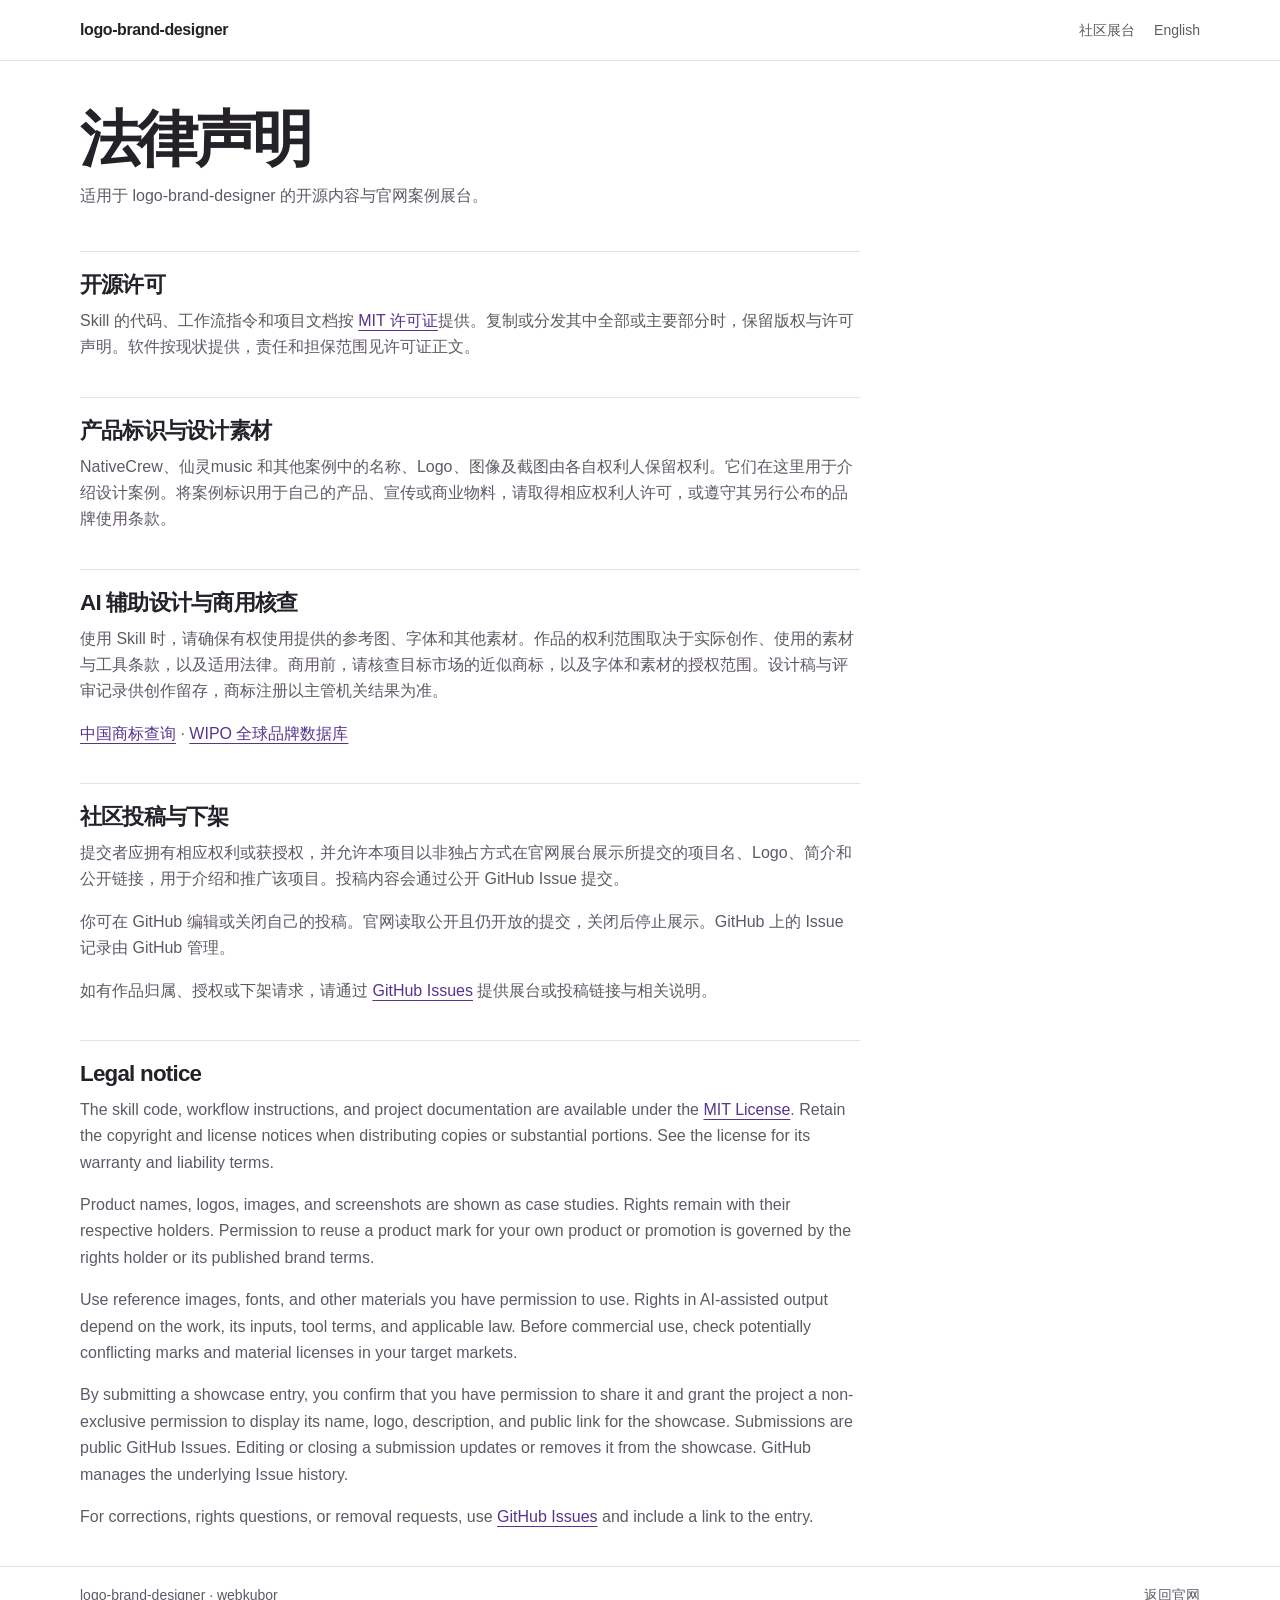
<file: docs/legal/index.html>
<!doctype html>
<html lang="zh-CN">
<head>
<meta charset="utf-8">
<meta name="viewport" content="width=device-width,initial-scale=1">
<title>法律声明与作品展示授权 | logo-brand-designer</title>
<meta name="description" content="logo-brand-designer 的 MIT 许可范围、案例标识权利、AI 辅助设计责任、投稿授权与下架方式。">
<link rel="canonical" href="https://webkubor.github.io/logo-brand-designer/legal/">
<link rel="stylesheet" href="../style.css">
<script src="../analytics.js" defer></script>
</head>
<body>
<header class="top"><div class="wrap"><a class="brand" href="../">logo-brand-designer</a><nav><a href="../showcase/">社区展台</a><a href="#english" lang="en">English</a></nav></div></header>
<main class="wrap">
<section class="community-hero">
<h1>法律声明</h1>
<p class="muted">适用于 logo-brand-designer 的开源内容与官网案例展台。</p>
</section>
<div class="legal-copy">
<section class="band"><h2>开源许可</h2>
<p>Skill 的代码、工作流指令和项目文档按 <a href="https://github.com/webkubor/logo-brand-designer/blob/main/LICENSE">MIT 许可证</a>提供。复制或分发其中全部或主要部分时，保留版权与许可声明。软件按现状提供，责任和担保范围见许可证正文。</p></section>
<section class="band"><h2>产品标识与设计素材</h2>
<p>NativeCrew、仙灵music 和其他案例中的名称、Logo、图像及截图由各自权利人保留权利。它们在这里用于介绍设计案例。将案例标识用于自己的产品、宣传或商业物料，请取得相应权利人许可，或遵守其另行公布的品牌使用条款。</p></section>
<section class="band"><h2>AI 辅助设计与商用核查</h2>
<p>使用 Skill 时，请确保有权使用提供的参考图、字体和其他素材。作品的权利范围取决于实际创作、使用的素材与工具条款，以及适用法律。商用前，请核查目标市场的近似商标，以及字体和素材的授权范围。设计稿与评审记录供创作留存，商标注册以主管机关结果为准。</p>
<p><a href="https://sbj.cnipa.gov.cn/sbj/sbcx/">中国商标查询</a> · <a href="https://www.wipo.int/en/web/global-brand-database">WIPO 全球品牌数据库</a></p></section>
<section class="band"><h2>社区投稿与下架</h2>
<p>提交者应拥有相应权利或获授权，并允许本项目以非独占方式在官网展台展示所提交的项目名、Logo、简介和公开链接，用于介绍和推广该项目。投稿内容会通过公开 GitHub Issue 提交。</p>
<p>你可在 GitHub 编辑或关闭自己的投稿。官网读取公开且仍开放的提交，关闭后停止展示。GitHub 上的 Issue 记录由 GitHub 管理。</p>
<p>如有作品归属、授权或下架请求，请通过 <a href="https://github.com/webkubor/logo-brand-designer/issues/new">GitHub Issues</a> 提供展台或投稿链接与相关说明。</p></section>
<section class="band" id="english" lang="en"><h2>Legal notice</h2>
<p>The skill code, workflow instructions, and project documentation are available under the <a href="https://github.com/webkubor/logo-brand-designer/blob/main/LICENSE">MIT License</a>. Retain the copyright and license notices when distributing copies or substantial portions. See the license for its warranty and liability terms.</p>
<p>Product names, logos, images, and screenshots are shown as case studies. Rights remain with their respective holders. Permission to reuse a product mark for your own product or promotion is governed by the rights holder or its published brand terms.</p>
<p>Use reference images, fonts, and other materials you have permission to use. Rights in AI-assisted output depend on the work, its inputs, tool terms, and applicable law. Before commercial use, check potentially conflicting marks and material licenses in your target markets.</p>
<p>By submitting a showcase entry, you confirm that you have permission to share it and grant the project a non-exclusive permission to display its name, logo, description, and public link for the showcase. Submissions are public GitHub Issues. Editing or closing a submission updates or removes it from the showcase. GitHub manages the underlying Issue history.</p>
<p>For corrections, rights questions, or removal requests, use <a href="https://github.com/webkubor/logo-brand-designer/issues/new">GitHub Issues</a> and include a link to the entry.</p></section>
</div>
</main>
<footer class="footer"><div class="wrap"><span>logo-brand-designer · webkubor</span><a href="../">返回官网</a></div></footer>
</body></html>
</file>
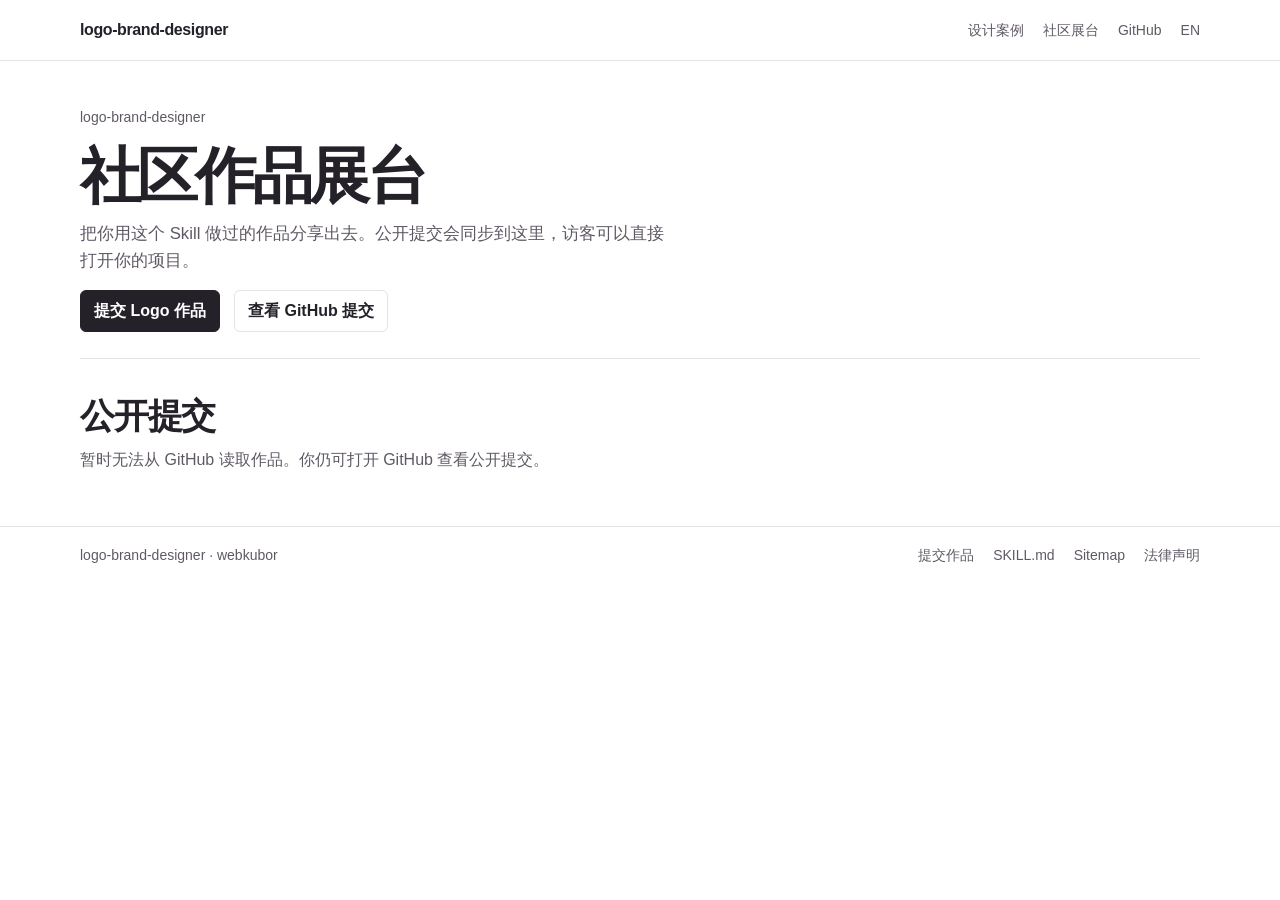
<file: docs/showcase/index.html>
<!doctype html>
<html lang="zh-CN">
<head>
<meta charset="utf-8">
<meta name="viewport" content="width=device-width,initial-scale=1">
<title>Logo 设计社区展台 · 提交与发现作品 | logo-brand-designer</title>
<meta name="description" content="探索使用 logo-brand-designer 完成的公开 Logo 作品，或通过 GitHub 主动提交项目名、Logo 与公开链接。">
<link rel="canonical" href="https://webkubor.github.io/logo-brand-designer/showcase/">

<meta property="og:type" content="website">
<meta property="og:title" content="Logo 设计社区展台 · 提交与发现作品 | logo-brand-designer">
<meta property="og:description" content="探索使用 logo-brand-designer 完成的公开 Logo 作品，或通过 GitHub 主动提交项目名、Logo 与公开链接。">
<meta property="og:url" content="https://webkubor.github.io/logo-brand-designer/showcase/">
<meta property="og:image" content="https://webkubor.github.io/logo-brand-designer/assets/social.png">
<meta property="og:image:alt" content="NativeCrew &amp; 仙灵music logos">
<meta name="twitter:card" content="summary_large_image">
<link rel="stylesheet" href="../style.css">
<script type="application/ld+json">{"@context": "https://schema.org", "@type": "WebPage", "name": "Logo 设计社区展台 · 提交与发现作品 | logo-brand-designer", "description": "探索使用 logo-brand-designer 完成的公开 Logo 作品，或通过 GitHub 主动提交项目名、Logo 与公开链接。", "url": "https://webkubor.github.io/logo-brand-designer/showcase/", "inLanguage": "zh-CN", "publisher": {"@type": "Person", "name": "webkubor", "url": "https://github.com/webkubor"}}</script>
<script src="../site.js" defer></script>
<script src="../analytics.js" defer></script>
</head>
<body>
<header class="top"><div class="wrap"><a class="brand" href="../">logo-brand-designer</a>
<nav aria-label="导航"><a href="../#cases">设计案例</a><a href="../showcase/">社区展台</a><a href="https://github.com/webkubor/logo-brand-designer">GitHub</a><a href="../en/">EN</a></nav></div></header>
<main>

<section class="wrap community-hero"><p class="kicker">logo-brand-designer</p><h1>社区作品展台</h1><p class="lede">把你用这个 Skill 做过的作品分享出去。公开提交会同步到这里，访客可以直接打开你的项目。</p><div class="actions"><a class="button primary" href="https://github.com/webkubor/logo-brand-designer/issues/new?template=showcase.yml">提交 Logo 作品</a><a class="button" href="https://github.com/webkubor/logo-brand-designer/issues?q=is%3Aissue+label%3Ashowcase-submission+is%3Aopen">查看 GitHub 提交</a></div></section>
<section class="wrap band"><h2>公开提交</h2><p class="status" role="status" data-community-status>正在读取公开提交…</p><div class="cards" data-community></div><noscript><p>在 <a href="https://github.com/webkubor/logo-brand-designer/issues?q=is%3Aissue+label%3Ashowcase-submission+is%3Aopen">GitHub</a> 查看公开提交。</p></noscript></section>

</main>
<footer class="footer"><div class="wrap"><span>logo-brand-designer · webkubor</span><nav><a href="https://github.com/webkubor/logo-brand-designer/issues/new?template=showcase.yml">提交作品</a><a href="https://github.com/webkubor/logo-brand-designer/blob/main/SKILL.md">SKILL.md</a><a href="../sitemap.xml">Sitemap</a><a href="../legal/">法律声明</a></nav></div></footer>
</body></html>
</file>
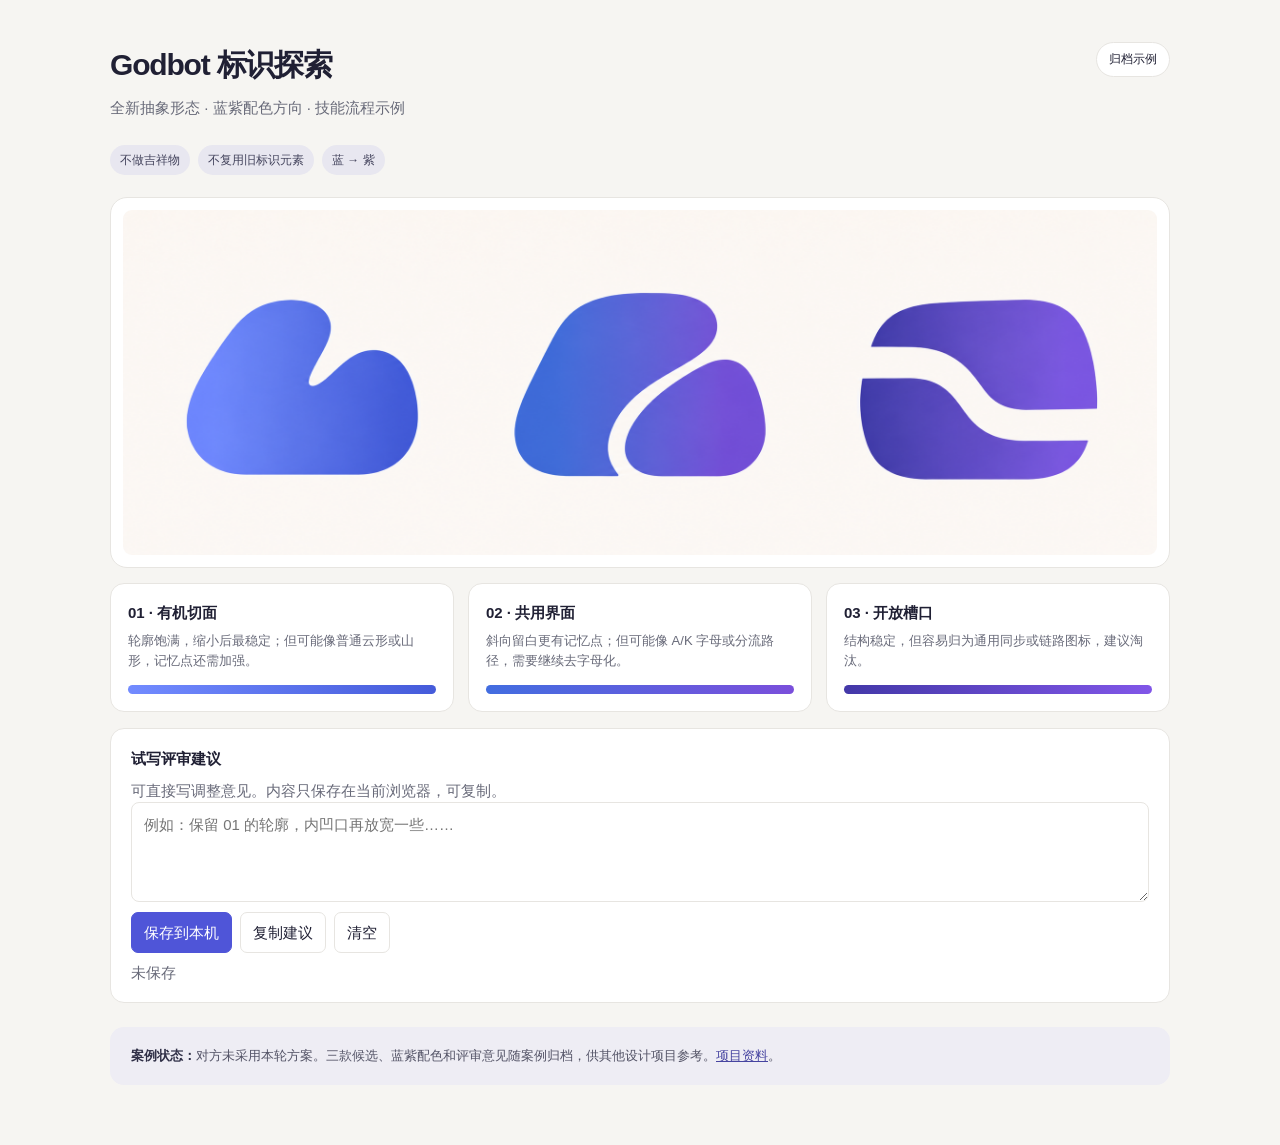
<file: examples/godbot-experiment/index.html>
<!doctype html><html lang="zh-CN"><head><meta charset="utf-8"><meta name="viewport" content="width=device-width,initial-scale=1"><title>Godbot 标识探索</title><style>
:root{color-scheme:light;--ink:#202034;--muted:#686a79;--paper:#f6f5f2;--card:#fff;--line:#e7e5e1}*{box-sizing:border-box}body{margin:0;background:var(--paper);color:var(--ink);font:15px/1.55 -apple-system,BlinkMacSystemFont,"Segoe UI",sans-serif}main{max-width:1120px;margin:auto;padding:42px 30px 60px}header{display:flex;justify-content:space-between;align-items:start;gap:24px;margin-bottom:26px}h1{font-size:30px;letter-spacing:-.04em;margin:0 0 7px}p{margin:0;color:var(--muted)}.tag{border:1px solid var(--line);border-radius:999px;padding:7px 12px;background:#fff;font-size:12px;white-space:nowrap}.brief{display:flex;gap:8px;flex-wrap:wrap;margin:18px 0 22px}.brief span{padding:6px 10px;border-radius:999px;background:#e8e7f0;color:#44445d;font-size:12px}figure{margin:0;background:#fff;border:1px solid var(--line);border-radius:17px;padding:12px;overflow:hidden}figure img{display:block;width:100%;height:auto;border-radius:9px}.grid{display:grid;grid-template-columns:repeat(3,1fr);gap:14px;margin-top:15px}.card{background:var(--card);border:1px solid var(--line);border-radius:14px;padding:17px}.card h2{font-size:15px;margin:0 0 7px}.card p{font-size:13px;min-height:41px}.swatches{display:flex;gap:7px;margin-top:13px}.swatch{height:9px;flex:1;border-radius:9px}.section{margin-top:24px;padding:19px 21px;border-radius:14px;background:#eeedf4;color:#535366;font-size:13px}.section strong{color:#303047} .feedback{margin-top:16px;padding:18px 20px;background:#fff;border:1px solid var(--line);border-radius:14px}.feedback label{display:block;font-weight:650;margin-bottom:8px}.feedback textarea{display:block;width:100%;min-height:100px;padding:10px 12px;border:1px solid var(--line);border-radius:8px;font:inherit;resize:vertical}.feedback-actions{display:flex;gap:8px;flex-wrap:wrap;margin-top:10px}.feedback button{border:1px solid var(--line);border-radius:7px;padding:8px 12px;background:#fff;color:var(--ink);font:inherit;cursor:pointer}.feedback button.primary{background:#4f55d8;border-color:#4f55d8;color:#fff}.feedback small,.feedback output{display:block;margin-top:8px;color:var(--muted)}.section a{color:#4644a0}@media(max-width:700px){main{padding:24px 16px}.grid{grid-template-columns:1fr}header{display:block}.tag{display:inline-block;margin-top:14px}}
</style></head><body><main><header><div><h1>Godbot 标识探索</h1><p>全新抽象形态 · 蓝紫配色方向 · 技能流程示例</p></div><span class="tag">归档示例</span></header><div class="brief"><span>不做吉祥物</span><span>不复用旧标识元素</span><span>蓝 → 紫</span></div><figure><img src="assets/color-exploration.png" alt="三个全新 Godbot 抽象标识候选的蓝紫配色探索"></figure><section class="grid"><article class="card"><h2>01 · 有机切面</h2><p>轮廓饱满，缩小后最稳定；但可能像普通云形或山形，记忆点还需加强。</p><div class="swatches"><i class="swatch" style="background:linear-gradient(90deg,#728BFF,#455BDA)"></i></div></article><article class="card"><h2>02 · 共用界面</h2><p>斜向留白更有记忆点；但可能像 A/K 字母或分流路径，需要继续去字母化。</p><div class="swatches"><i class="swatch" style="background:linear-gradient(90deg,#426DE0,#7A4FDB)"></i></div></article><article class="card"><h2>03 · 开放槽口</h2><p>结构稳定，但容易归为通用同步或链路图标，建议淘汰。</p><div class="swatches"><i class="swatch" style="background:linear-gradient(90deg,#4338A8,#8156E8)"></i></div></article></section><section class="feedback" aria-labelledby="feedback-title"><label id="feedback-title" for="feedback-input">试写评审建议</label><p>可直接写调整意见。内容只保存在当前浏览器，可复制。</p><textarea id="feedback-input" maxlength="500" placeholder="例如：保留 01 的轮廓，内凹口再放宽一些……"></textarea><div class="feedback-actions"><button class="primary" id="save-feedback" type="button">保存到本机</button><button id="copy-feedback" type="button">复制建议</button><button id="clear-feedback" type="button">清空</button></div><output id="feedback-status" aria-live="polite">未保存</output></section><aside class="section"><strong>案例状态：</strong>对方未采用本轮方案。三款候选、蓝紫配色和评审意见随案例归档，供其他设计项目参考。<a href="https://github.com/renjiegod/dsh-godbot">项目资料</a>。</aside></main><script>
(()=>{
  const key='godbot-logo-experiment-feedback';
  const input=document.getElementById('feedback-input');
  const status=document.getElementById('feedback-status');
  try { input.value=localStorage.getItem(key)||''; status.textContent=input.value?'已载入本机建议':'未保存'; }
  catch { status.textContent='当前浏览器不允许本地保存'; }
  document.getElementById('save-feedback').addEventListener('click',()=>{
    try { localStorage.setItem(key,input.value); status.textContent='建议已保存在当前浏览器'; }
    catch { status.textContent='保存失败，请复制建议后另行保存'; }
  });
  document.getElementById('copy-feedback').addEventListener('click',async()=>{
    if(!input.value.trim()){status.textContent='先写下建议';input.focus();return;}
    try { await navigator.clipboard.writeText(input.value.trim()); status.textContent='建议已复制'; }
    catch { input.focus(); input.select(); status.textContent='无法自动复制，文字已选中'; }
  });
  document.getElementById('clear-feedback').addEventListener('click',()=>{
    input.value='';
    try { localStorage.removeItem(key); status.textContent='本机建议已清空'; }
    catch { status.textContent='内容已清空'; }
  });
})();
</script></body></html>
</file>
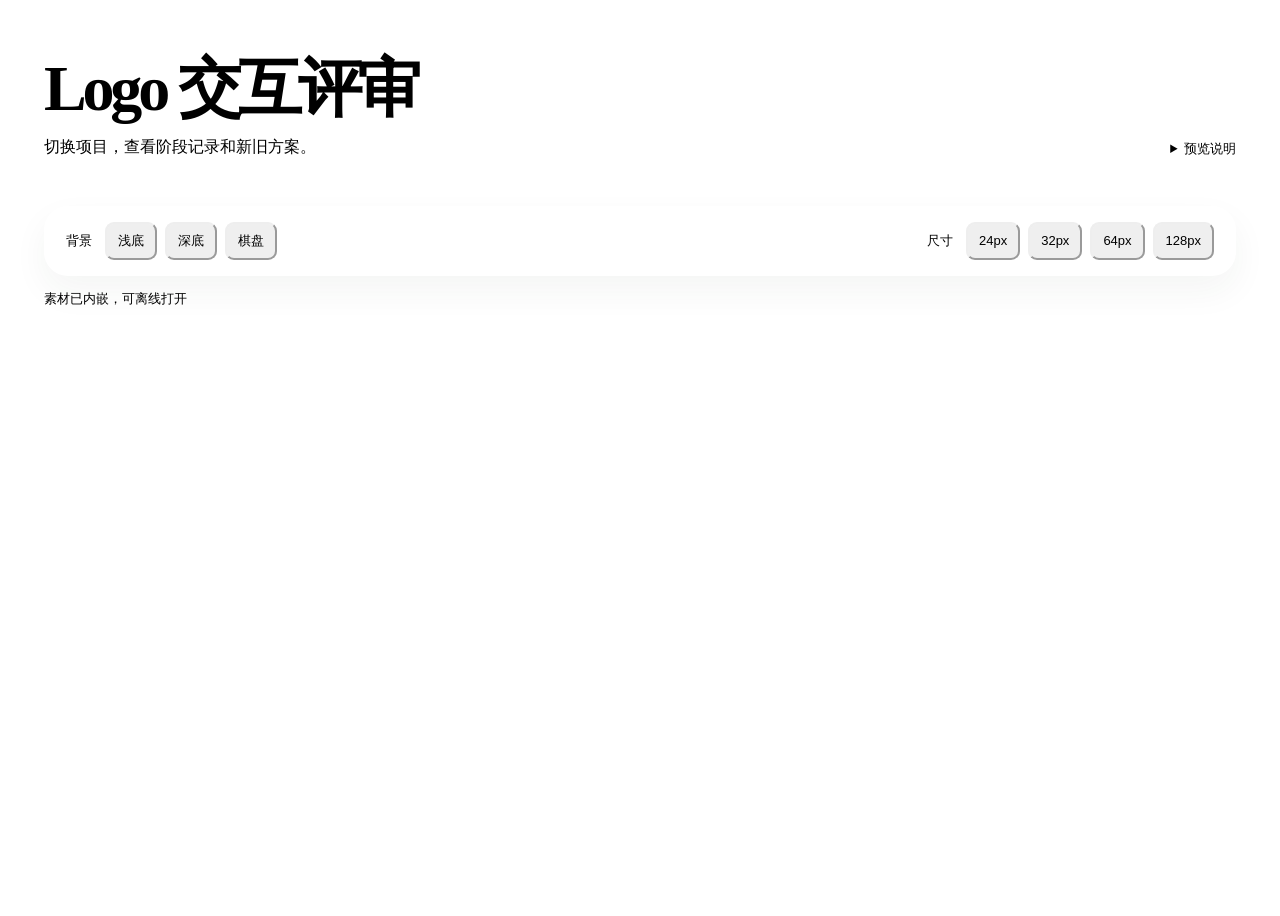
<file: scripts/review_studio.html>
<!doctype html>
<html lang="zh-CN">
<head>
<meta charset="utf-8">
<meta http-equiv="Content-Security-Policy" content="$csp">
<meta name="viewport" content="width=device-width,initial-scale=1">
<title>Logo 交互评审</title>
<style>
$style
:root {
  --paper:#f2f1eb; --ink:#1e2926; --dim:#52615a; --line:#d9ded6;
  --panel:#fffefa; --soft:#e5eee7; --green:#224b3e; --accent:#386c58;
  background:var(--paper); color:var(--ink);
  font:15px/1.55 system-ui, "PingFang SC", sans-serif;
}
body {
  min-height:100vh;
  background:radial-gradient(ellipse at 92% 0%,#dcebe0 0%,transparent 44%),var(--paper);
}
main.studio {max-width:1200px;padding:48px 36px 32px}
.studio-head {display:flex;justify-content:space-between;align-items:flex-end;gap:24px;margin-bottom:30px}
.studio-head h1 {font-size:clamp(36px,5vw,64px);letter-spacing:-.065em;line-height:1.04;margin:0}
.studio-head p {color:var(--dim);margin:14px 0 0}
.studio-head details {font-size:13px;color:var(--dim);max-width:20em}
.studio-head summary,.studio-details summary {cursor:pointer}
.project-tabs {display:flex;flex-wrap:wrap;gap:9px;padding-bottom:18px}
.project-tabs button {
  white-space:normal;display:inline-flex;align-items:center;gap:10px;
  border:1px solid var(--line);border-radius:12px;background:#f9faf5;color:var(--ink);
  padding:8px 15px 8px 9px;font-weight:650;text-align:left;max-width:100%;
  transition:background .18s ease,border-color .18s ease;
}
.project-tabs button img {width:32px;height:32px;object-fit:contain;background:white;border-radius:8px}
.project-tabs button[aria-selected="true"] {background:var(--soft);border-color:#79a18e;color:#173b31}
.project-tabs button:hover {border-color:#79a18e}
.studio-workspace {border:1px solid var(--line);border-radius:24px;background:var(--panel);box-shadow:0 15px 35px #263a2e0d}
.studio-toolbar {display:flex;gap:12px 20px;justify-content:space-between;flex-wrap:wrap;padding:16px 22px;border-bottom:1px solid var(--line)}
.studio-control {display:flex;align-items:center;gap:8px;flex-wrap:wrap}
.studio-control span {color:var(--dim);font-size:13px;margin-right:5px}
.studio-control button {border-radius:9px;border-color:var(--line);min-height:38px;padding:5px 11px;font-size:13px}
.studio-control button[aria-pressed="true"] {background:var(--green);border-color:var(--green);color:white}
.studio-project {border:0;margin:0;background:transparent;padding:23px 22px 20px}
.studio-project h2 {font-size:clamp(25px,4vw,36px);letter-spacing:-.035em;line-height:1.2;margin:0 0 13px}
.studio-project .preview-grid {gap:13px;margin:0 0 13px;grid-template-columns:repeat(2,minmax(0,1fr))}
.studio-project .preview-grid figure {display:flex;flex-direction:column-reverse;gap:9px}
.studio-project .preview-grid figcaption {font-size:13px;font-weight:650;color:var(--dim);padding:0 3px;margin:0}
.studio-project .preview-grid figure:last-child figcaption {color:var(--green)}
.studio-project .canvas {
  min-height:clamp(194px,26vw,298px);border-radius:17px;border-color:var(--line);
  background:#f6f7f1;
}
.studio-project .canvas[data-bg="dark"] {background:#202725;border-color:#293431}
.studio-project .canvas[data-bg="checker"] {background-color:#f9faf7;background-image:conic-gradient(#e7ece6 25%,transparent 0 50%,#e7ece6 0 75%,transparent 0);background-size:20px 20px}
.studio-project .icon-canvas {min-height:75px;gap:20px}
.studio-project .preview-grid > p {margin:24px 0}
.studio-tab-stage {font-size:11px;font-weight:500;color:var(--dim);border-left:1px solid var(--line);padding-left:9px}
.studio-progress {margin:0 0 18px;padding:12px 13px;border:1px solid var(--line);border-radius:14px;background:#f8faf5}
.studio-progress-title {margin:0 0 8px;font-size:13px;color:var(--dim)}
.studio-steps {display:flex;flex-wrap:wrap;gap:6px}
.studio-steps button {padding:4px 9px;border-color:var(--line);border-radius:8px;font-size:12px}
.studio-steps button[aria-pressed="true"] {background:var(--green);border-color:var(--green);color:white}
.studio-steps button[aria-current="step"]::after {content:"";display:inline-block;width:6px;height:6px;margin-left:6px;border-radius:50%;background:#6da38b;vertical-align:1px}
.studio-step-note {min-height:1.55em;margin:8px 0 0;color:var(--dim);font-size:13px}
.studio-evidence {display:grid;justify-items:start;gap:10px;margin-top:12px}
.studio-evidence img {max-width:100%;max-height:62vh;border-radius:10px;border:1px solid var(--line);object-fit:contain}
.studio-rationale {color:var(--dim);margin:18px 3px}
.studio-details {border-top:1px solid var(--line);margin:12px 0 0;padding:14px 3px 0}
.studio-details > summary {color:var(--green);font-weight:650}
.studio-footer {display:flex;justify-content:space-between;align-items:center;gap:12px;flex-wrap:wrap;margin-top:14px;color:var(--dim);font-size:13px}
.studio-footer .actions {margin:0}
.studio-footer .actions button {background:transparent;border-radius:9px;border-color:var(--line)}
@media(max-width:650px) {
  main.studio {padding:26px 14px 20px}
  .studio-head {display:block;margin-bottom:20px}
  .studio-head details {margin-top:10px}
  .project-tabs {gap:6px;padding-bottom:12px}
  .project-tabs button {padding:6px 8px;gap:5px;font-size:12px}
  .project-tabs button img {width:24px;height:24px}
  .studio-tab-stage {padding-left:5px;font-size:10px}
  .studio-toolbar,.studio-project {padding:13px}
  .studio-project .preview-grid {gap:7px}
  .studio-project .canvas {min-height:155px;border-radius:12px}
  .studio-project .canvas img {max-width:100%;max-height:100%}
  .studio-project .icon-canvas {min-height:70px}
}
@media(prefers-reduced-motion:reduce) {.project-tabs button {transition:none}}
</style>
</head>
<body>
<main class="studio">
<header class="studio-head">
  <div><h1>Logo 交互评审</h1><p>切换项目，查看阶段记录和新旧方案。</p></div>
  <details><summary>预览说明</summary><p>$limitation</p></details>
</header>
<nav class="project-tabs" id="project-tabs" role="tablist" aria-label="评审项目"></nav>
<section class="studio-workspace" aria-label="标识对照">
  <div class="studio-toolbar">
    <div class="studio-control" role="group" aria-label="预览背景">
      <span>背景</span><button type="button" data-background="light">浅底</button>
      <button type="button" data-background="dark">深底</button><button type="button" data-background="checker">棋盘</button>
    </div>
    <div class="studio-control" role="group" aria-label="预览尺寸">
      <span>尺寸</span><button type="button" data-size="24">24px</button><button type="button" data-size="32">32px</button>
      <button type="button" data-size="64">64px</button><button type="button" data-size="128">128px</button>
    </div>
  </div>
  <div id="projects"></div>
  <noscript><p>启用 JavaScript 后即可切换项目和预览。</p></noscript>
</section>
<footer class="studio-footer"><span>素材已内嵌，可离线打开</span><div class="actions" id="downloads"></div></footer>
</main>
<script>$script</script>
</body>
</html>
</file>
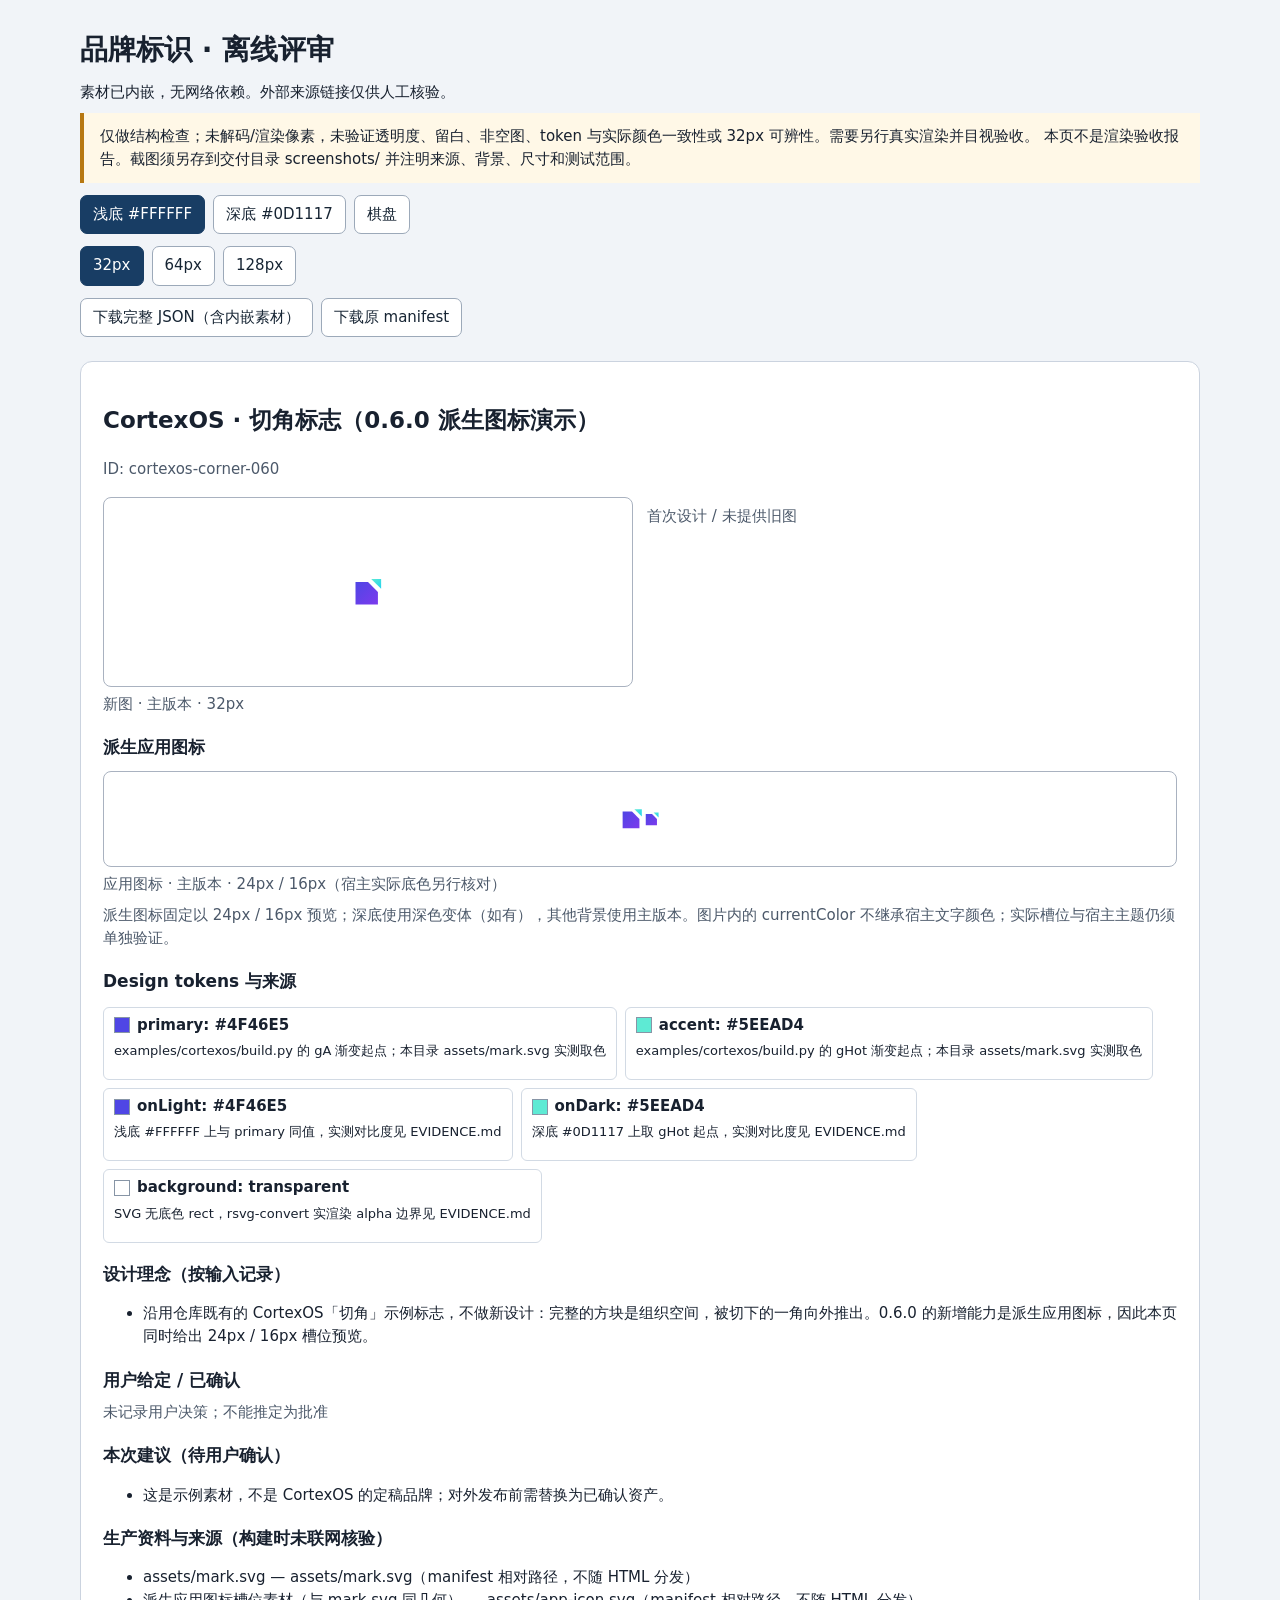
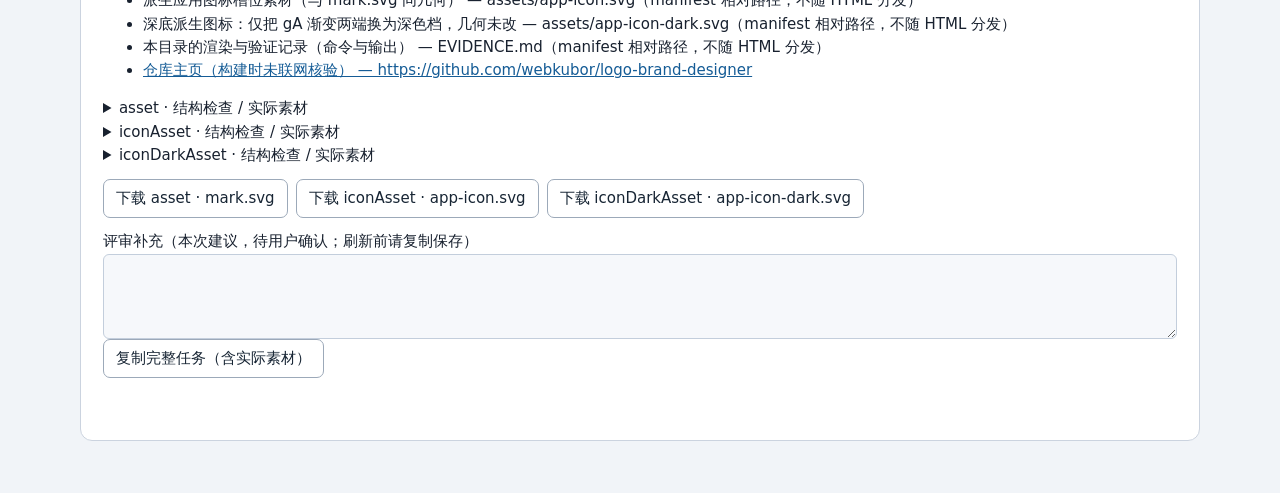
<file: examples/release-0.6.0/review.html>
<!doctype html>
<html lang="zh-CN"><head><meta charset="utf-8">
<meta http-equiv="Content-Security-Policy" content="default-src &#x27;none&#x27;; img-src data:; style-src &#x27;unsafe-inline&#x27;; script-src &#x27;sha256-YyopJTmTUEAUB/Sy84jqxNKZP5Tu9yhNy1Qhvm9KLoY=&#x27;; connect-src &#x27;none&#x27;; font-src &#x27;none&#x27;; object-src &#x27;none&#x27;; base-uri &#x27;none&#x27;; form-action &#x27;none&#x27;">
<meta name="viewport" content="width=device-width,initial-scale=1"><title>品牌标识 · 离线评审</title>
<style>
:root {color-scheme:light; font:15px/1.55 system-ui,sans-serif;color:#18212f;background:#f1f4f8}
* {box-sizing:border-box} [hidden] {display:none!important} body {margin:0} main {max-width:1160px;margin:auto;padding:28px 20px}
h1 {font-size:28px;margin:0 0 10px} h2 {font-size:23px} h3 {font-size:17px;margin:18px 0 8px}
p {margin:8px 0} button,a.download {font:inherit;border:1px solid #9ca9b9;border-radius:7px;background:#fff;color:#172534;padding:7px 12px;cursor:pointer;text-decoration:none}
button:hover,a.download:hover {background:#e8eef5} button:focus-visible,a:focus-visible,textarea:focus-visible {outline:3px solid #147aab;outline-offset:2px}
button[aria-pressed="true"] {background:#183d64;color:white;border-color:#183d64}
.controls,.actions,.tokens {display:flex;flex-wrap:wrap;gap:8px;align-items:center;margin:12px 0}
.notice {border-left:4px solid #b77812;background:#fff8e7;padding:12px 16px}
.project {background:#fff;border:1px solid #cbd3df;border-radius:12px;margin:24px 0;padding:22px;overflow-wrap:anywhere}
.preview-grid {display:grid;grid-template-columns:repeat(auto-fit,minmax(min(100%,240px),1fr));gap:14px;margin:16px 0}
figure {margin:0} .canvas {min-height:190px;display:flex;align-items:center;justify-content:center;border:1px solid #a9b2c0;border-radius:8px;background:#fff}
.canvas[data-bg="dark"] {background:#0d1117}
.canvas[data-bg="checker"] {background-color:#fff;background-image:conic-gradient(#d3d8de 25%,transparent 0 50%,#d3d8de 0 75%,transparent 0);background-size:20px 20px}
.canvas img {width:32px;height:32px;object-fit:contain} figcaption {margin-top:6px;color:#4c596a}
.icon-row {margin:10px 0 4px} .icon-canvas {min-height:96px;padding:10px}
.icon-canvas img {width:24px;height:24px;object-fit:contain}
.token {border:1px solid #d2dae4;border-radius:6px;padding:6px 10px} .swatch {display:inline-block;width:16px;height:16px;border:1px solid #8795a6;vertical-align:middle;margin-right:7px}
small,.muted {color:#4c596a} .evidence {font-size:13px;margin:4px 0 12px}
pre,textarea {font:13px/1.5 ui-monospace,monospace;background:#f6f8fb;border:1px solid #c3cedc;border-radius:6px;padding:12px;max-width:100%}
pre {white-space:pre-wrap;overflow-wrap:anywhere;max-height:360px;overflow:auto} textarea {display:block;width:100%;min-height:85px}
.status {min-height:1.6em;color:#294a32} .manual {min-height:200px} .checks {padding-left:22px} a {color:#155c96}
@media(max-width:560px) {main {padding:18px 12px}.project {padding:14px} h1 {font-size:24px}}
</style></head><body><main>
<h1>品牌标识 · 离线评审</h1><p>素材已内嵌，无网络依赖。外部来源链接仅供人工核验。</p>
<p class="notice">仅做结构检查；未解码/渲染像素，未验证透明度、留白、非空图、token 与实际颜色一致性或 32px 可辨性。需要另行真实渲染并目视验收。 本页不是渲染验收报告。截图须另存到交付目录 screenshots/ 并注明来源、背景、尺寸和测试范围。</p>
<div class="controls" role="group" aria-label="预览背景">
<button type="button" data-background="light">浅底 #FFFFFF</button>
<button type="button" data-background="dark">深底 #0D1117</button>
<button type="button" data-background="checker">棋盘</button></div>
<div class="controls" role="group" aria-label="预览尺寸">
<button type="button" data-size="32">32px</button><button type="button" data-size="64">64px</button><button type="button" data-size="128">128px</button></div>
<div class="actions" id="downloads"></div><noscript>本页需启用 JavaScript 才能切换预览、下载和复制。所有逻辑均已内嵌。</noscript>
<div id="projects"></div></main><script>
const DATA = {"manifest":{"projects":[{"id":"cortexos-corner-060","name":"CortexOS \u00b7 \u5207\u89d2\u6807\u5fd7\uff080.6.0 \u6d3e\u751f\u56fe\u6807\u6f14\u793a\uff09","sourceFiles":["assets/mark.svg",{"path":"assets/app-icon.svg","label":"\u6d3e\u751f\u5e94\u7528\u56fe\u6807\u69fd\u4f4d\u7d20\u6750\uff08\u4e0e mark.svg \u540c\u51e0\u4f55\uff09"},{"path":"assets/app-icon-dark.svg","label":"\u6df1\u5e95\u6d3e\u751f\u56fe\u6807\uff1a\u4ec5\u628a gA \u6e10\u53d8\u4e24\u7aef\u6362\u4e3a\u6df1\u8272\u6863\uff0c\u51e0\u4f55\u672a\u6539"},{"path":"EVIDENCE.md","label":"\u672c\u76ee\u5f55\u7684\u6e32\u67d3\u4e0e\u9a8c\u8bc1\u8bb0\u5f55\uff08\u547d\u4ee4\u4e0e\u8f93\u51fa\uff09"}],"sources":[{"url":"https://github.com/webkubor/logo-brand-designer","label":"\u4ed3\u5e93\u4e3b\u9875\uff08\u6784\u5efa\u65f6\u672a\u8054\u7f51\u6838\u9a8c\uff09"}],"tokens":{"primary":"#4F46E5","accent":"#5EEAD4","onLight":"#4F46E5","onDark":"#5EEAD4","background":"transparent"},"tokenSources":{"primary":"examples/cortexos/build.py \u7684 gA \u6e10\u53d8\u8d77\u70b9\uff1b\u672c\u76ee\u5f55 assets/mark.svg \u5b9e\u6d4b\u53d6\u8272","accent":"examples/cortexos/build.py \u7684 gHot \u6e10\u53d8\u8d77\u70b9\uff1b\u672c\u76ee\u5f55 assets/mark.svg \u5b9e\u6d4b\u53d6\u8272","onLight":"\u6d45\u5e95 #FFFFFF \u4e0a\u4e0e primary \u540c\u503c\uff0c\u5b9e\u6d4b\u5bf9\u6bd4\u5ea6\u89c1 EVIDENCE.md","onDark":"\u6df1\u5e95 #0D1117 \u4e0a\u53d6 gHot \u8d77\u70b9\uff0c\u5b9e\u6d4b\u5bf9\u6bd4\u5ea6\u89c1 EVIDENCE.md","background":"SVG \u65e0\u5e95\u8272 rect\uff0crsvg-convert \u5b9e\u6e32\u67d3 alpha \u8fb9\u754c\u89c1 EVIDENCE.md"},"rationale":"\u6cbf\u7528\u4ed3\u5e93\u65e2\u6709\u7684 CortexOS\u300c\u5207\u89d2\u300d\u793a\u4f8b\u6807\u5fd7\uff0c\u4e0d\u505a\u65b0\u8bbe\u8ba1\uff1a\u5b8c\u6574\u7684\u65b9\u5757\u662f\u7ec4\u7ec7\u7a7a\u95f4\uff0c\u88ab\u5207\u4e0b\u7684\u4e00\u89d2\u5411\u5916\u63a8\u51fa\u30020.6.0 \u7684\u65b0\u589e\u80fd\u529b\u662f\u6d3e\u751f\u5e94\u7528\u56fe\u6807\uff0c\u56e0\u6b64\u672c\u9875\u540c\u65f6\u7ed9\u51fa 24px / 16px \u69fd\u4f4d\u9884\u89c8\u3002","userDecisions":[],"recommendations":["\u8fd9\u662f\u793a\u4f8b\u7d20\u6750\uff0c\u4e0d\u662f CortexOS \u7684\u5b9a\u7a3f\u54c1\u724c\uff1b\u5bf9\u5916\u53d1\u5e03\u524d\u9700\u66ff\u6362\u4e3a\u5df2\u786e\u8ba4\u8d44\u4ea7\u3002"],"asset":"assets/mark.svg","iconAsset":"assets/app-icon.svg","iconDarkAsset":"assets/app-icon-dark.svg"}]},"projects":[{"id":"cortexos-corner-060","name":"CortexOS \u00b7 \u5207\u89d2\u6807\u5fd7\uff080.6.0 \u6d3e\u751f\u56fe\u6807\u6f14\u793a\uff09","tokens":{"primary":"#4F46E5","accent":"#5EEAD4","onLight":"#4F46E5","onDark":"#5EEAD4","background":"transparent"},"tokenSources":{"primary":"examples/cortexos/build.py \u7684 gA \u6e10\u53d8\u8d77\u70b9\uff1b\u672c\u76ee\u5f55 assets/mark.svg \u5b9e\u6d4b\u53d6\u8272","accent":"examples/cortexos/build.py \u7684 gHot \u6e10\u53d8\u8d77\u70b9\uff1b\u672c\u76ee\u5f55 assets/mark.svg \u5b9e\u6d4b\u53d6\u8272","onLight":"\u6d45\u5e95 #FFFFFF \u4e0a\u4e0e primary \u540c\u503c\uff0c\u5b9e\u6d4b\u5bf9\u6bd4\u5ea6\u89c1 EVIDENCE.md","onDark":"\u6df1\u5e95 #0D1117 \u4e0a\u53d6 gHot \u8d77\u70b9\uff0c\u5b9e\u6d4b\u5bf9\u6bd4\u5ea6\u89c1 EVIDENCE.md","background":"SVG \u65e0\u5e95\u8272 rect\uff0crsvg-convert \u5b9e\u6e32\u67d3 alpha \u8fb9\u754c\u89c1 EVIDENCE.md"},"rationale":["\u6cbf\u7528\u4ed3\u5e93\u65e2\u6709\u7684 CortexOS\u300c\u5207\u89d2\u300d\u793a\u4f8b\u6807\u5fd7\uff0c\u4e0d\u505a\u65b0\u8bbe\u8ba1\uff1a\u5b8c\u6574\u7684\u65b9\u5757\u662f\u7ec4\u7ec7\u7a7a\u95f4\uff0c\u88ab\u5207\u4e0b\u7684\u4e00\u89d2\u5411\u5916\u63a8\u51fa\u30020.6.0 \u7684\u65b0\u589e\u80fd\u529b\u662f\u6d3e\u751f\u5e94\u7528\u56fe\u6807\uff0c\u56e0\u6b64\u672c\u9875\u540c\u65f6\u7ed9\u51fa 24px / 16px \u69fd\u4f4d\u9884\u89c8\u3002"],"userDecisions":[],"recommendations":["\u8fd9\u662f\u793a\u4f8b\u7d20\u6750\uff0c\u4e0d\u662f CortexOS \u7684\u5b9a\u7a3f\u54c1\u724c\uff1b\u5bf9\u5916\u53d1\u5e03\u524d\u9700\u66ff\u6362\u4e3a\u5df2\u786e\u8ba4\u8d44\u4ea7\u3002"],"sources":[{"label":"assets/mark.svg","value":"assets/mark.svg","url":null},{"label":"\u6d3e\u751f\u5e94\u7528\u56fe\u6807\u69fd\u4f4d\u7d20\u6750\uff08\u4e0e mark.svg \u540c\u51e0\u4f55\uff09","value":"assets/app-icon.svg","url":null},{"label":"\u6df1\u5e95\u6d3e\u751f\u56fe\u6807\uff1a\u4ec5\u628a gA \u6e10\u53d8\u4e24\u7aef\u6362\u4e3a\u6df1\u8272\u6863\uff0c\u51e0\u4f55\u672a\u6539","value":"assets/app-icon-dark.svg","url":null},{"label":"\u672c\u76ee\u5f55\u7684\u6e32\u67d3\u4e0e\u9a8c\u8bc1\u8bb0\u5f55\uff08\u547d\u4ee4\u4e0e\u8f93\u51fa\uff09","value":"EVIDENCE.md","url":null},{"label":"\u4ed3\u5e93\u4e3b\u9875\uff08\u6784\u5efa\u65f6\u672a\u8054\u7f51\u6838\u9a8c\uff09","value":"https://github.com/webkubor/logo-brand-designer","url":"https://github.com/webkubor/logo-brand-designer"}],"assets":{"asset":{"path":"assets/mark.svg","filename":"mark.svg","mime":"image/svg+xml","svg":"\u003csvg xmlns=\"http://www.w3.org/2000/svg\" viewBox=\"0 0 200 200\" width=\"200\" height=\"200\" role=\"img\" aria-label=\"CortexOS \u6807\u5fd7\"\u003e\u003cdefs\u003e\n\u003clinearGradient id=\"gA\" x1=\"0\" y1=\"0\" x2=\"1\" y2=\"1\"\u003e\u003cstop offset=\"0\" stop-color=\"#4F46E5\"/\u003e\u003cstop offset=\"1\" stop-color=\"#7C3AED\"/\u003e\u003c/linearGradient\u003e\n\u003clinearGradient id=\"gB\" x1=\"0\" y1=\"0\" x2=\"1\" y2=\"1\"\u003e\u003cstop offset=\"0\" stop-color=\"#0EA5E9\"/\u003e\u003cstop offset=\"1\" stop-color=\"#2563EB\"/\u003e\u003c/linearGradient\u003e\n\u003clinearGradient id=\"gHot\" x1=\"0\" y1=\"0\" x2=\"1\" y2=\"1\"\u003e\u003cstop offset=\"0\" stop-color=\"#5EEAD4\"/\u003e\u003cstop offset=\"1\" stop-color=\"#22D3EE\"/\u003e\u003c/linearGradient\u003e\n\u003clinearGradient id=\"gV\" x1=\"0\" y1=\"20\" x2=\"0\" y2=\"180\" gradientUnits=\"userSpaceOnUse\"\u003e\u003cstop offset=\"0\" stop-color=\"#7C3AED\"/\u003e\u003cstop offset=\"1\" stop-color=\"#2563EB\"/\u003e\u003c/linearGradient\u003e\n\u003cclipPath id=\"cPar\"\u003e\u003cpath d=\"M70 20 H130 L100 180 H40 Z\"/\u003e\u003c/clipPath\u003e\n\u003cclipPath id=\"cCirc\"\u003e\u003ccircle cx=\"100\" cy=\"100\" r=\"80\"/\u003e\u003c/clipPath\u003e\n\u003c/defs\u003e\u003ctitle\u003eCortexOS \u5207\u89d2\u6807\u5fd7\u003c/title\u003e\u003cpath d=\"M22 38 H100 L162 100 V178 H22 Z\" fill=\"url(#gA)\"/\u003e\u003cpath d=\"M120 18 H182 V80 Z\" fill=\"url(#gHot)\"/\u003e\u003c/svg\u003e","dataUri":"[data-uri]","sha256":"29aa0a2c9243310a3f3075d875818bf2efd01432c6cb758add69059b5cda0171","validation":{"format":"SVG","viewBox":[0.0,0.0,200.0,200.0],"checks":"\u6b63\u65b9\u5f62\u3001title/aria\u3001\u9759\u6001\u5b89\u5168\u5b50\u96c6\u53ca\u5185\u90e8\u5f15\u7528\u901a\u8fc7"},"limitation":"\u4ec5\u505a\u7ed3\u6784\u68c0\u67e5\uff1b\u672a\u89e3\u7801/\u6e32\u67d3\u50cf\u7d20\uff0c\u672a\u9a8c\u8bc1\u900f\u660e\u5ea6\u3001\u7559\u767d\u3001\u975e\u7a7a\u56fe\u3001token \u4e0e\u5b9e\u9645\u989c\u8272\u4e00\u81f4\u6027\u6216 32px \u53ef\u8fa8\u6027\u3002\u9700\u8981\u53e6\u884c\u771f\u5b9e\u6e32\u67d3\u5e76\u76ee\u89c6\u9a8c\u6536\u3002"},"darkAsset":null,"oldAsset":null,"iconAsset":{"path":"assets/app-icon.svg","filename":"app-icon.svg","mime":"image/svg+xml","svg":"\u003csvg xmlns=\"http://www.w3.org/2000/svg\" viewBox=\"0 0 200 200\" width=\"200\" height=\"200\" role=\"img\" aria-label=\"CortexOS \u6807\u5fd7\"\u003e\u003cdefs\u003e\n\u003clinearGradient id=\"gA\" x1=\"0\" y1=\"0\" x2=\"1\" y2=\"1\"\u003e\u003cstop offset=\"0\" stop-color=\"#4F46E5\"/\u003e\u003cstop offset=\"1\" stop-color=\"#7C3AED\"/\u003e\u003c/linearGradient\u003e\n\u003clinearGradient id=\"gB\" x1=\"0\" y1=\"0\" x2=\"1\" y2=\"1\"\u003e\u003cstop offset=\"0\" stop-color=\"#0EA5E9\"/\u003e\u003cstop offset=\"1\" stop-color=\"#2563EB\"/\u003e\u003c/linearGradient\u003e\n\u003clinearGradient id=\"gHot\" x1=\"0\" y1=\"0\" x2=\"1\" y2=\"1\"\u003e\u003cstop offset=\"0\" stop-color=\"#5EEAD4\"/\u003e\u003cstop offset=\"1\" stop-color=\"#22D3EE\"/\u003e\u003c/linearGradient\u003e\n\u003clinearGradient id=\"gV\" x1=\"0\" y1=\"20\" x2=\"0\" y2=\"180\" gradientUnits=\"userSpaceOnUse\"\u003e\u003cstop offset=\"0\" stop-color=\"#7C3AED\"/\u003e\u003cstop offset=\"1\" stop-color=\"#2563EB\"/\u003e\u003c/linearGradient\u003e\n\u003cclipPath id=\"cPar\"\u003e\u003cpath d=\"M70 20 H130 L100 180 H40 Z\"/\u003e\u003c/clipPath\u003e\n\u003cclipPath id=\"cCirc\"\u003e\u003ccircle cx=\"100\" cy=\"100\" r=\"80\"/\u003e\u003c/clipPath\u003e\n\u003c/defs\u003e\u003ctitle\u003eCortexOS \u5207\u89d2\u6807\u5fd7\u003c/title\u003e\u003cpath d=\"M22 38 H100 L162 100 V178 H22 Z\" fill=\"url(#gA)\"/\u003e\u003cpath d=\"M120 18 H182 V80 Z\" fill=\"url(#gHot)\"/\u003e\u003c/svg\u003e","dataUri":"[data-uri]","sha256":"29aa0a2c9243310a3f3075d875818bf2efd01432c6cb758add69059b5cda0171","validation":{"format":"SVG","viewBox":[0.0,0.0,200.0,200.0],"checks":"\u6b63\u65b9\u5f62\u3001title/aria\u3001\u9759\u6001\u5b89\u5168\u5b50\u96c6\u53ca\u5185\u90e8\u5f15\u7528\u901a\u8fc7"},"limitation":"\u4ec5\u505a\u7ed3\u6784\u68c0\u67e5\uff1b\u672a\u89e3\u7801/\u6e32\u67d3\u50cf\u7d20\uff0c\u672a\u9a8c\u8bc1\u900f\u660e\u5ea6\u3001\u7559\u767d\u3001\u975e\u7a7a\u56fe\u3001token \u4e0e\u5b9e\u9645\u989c\u8272\u4e00\u81f4\u6027\u6216 32px \u53ef\u8fa8\u6027\u3002\u9700\u8981\u53e6\u884c\u771f\u5b9e\u6e32\u67d3\u5e76\u76ee\u89c6\u9a8c\u6536\u3002"},"iconDarkAsset":{"path":"assets/app-icon-dark.svg","filename":"app-icon-dark.svg","mime":"image/svg+xml","svg":"\u003csvg xmlns=\"http://www.w3.org/2000/svg\" viewBox=\"0 0 200 200\" width=\"200\" height=\"200\" role=\"img\" aria-label=\"CortexOS \u6807\u5fd7\"\u003e\u003cdefs\u003e\n\u003clinearGradient id=\"gA\" x1=\"0\" y1=\"0\" x2=\"1\" y2=\"1\"\u003e\u003cstop offset=\"0\" stop-color=\"#7C3AED\"/\u003e\u003cstop offset=\"1\" stop-color=\"#312E81\"/\u003e\u003c/linearGradient\u003e\n\u003clinearGradient id=\"gB\" x1=\"0\" y1=\"0\" x2=\"1\" y2=\"1\"\u003e\u003cstop offset=\"0\" stop-color=\"#0EA5E9\"/\u003e\u003cstop offset=\"1\" stop-color=\"#2563EB\"/\u003e\u003c/linearGradient\u003e\n\u003clinearGradient id=\"gHot\" x1=\"0\" y1=\"0\" x2=\"1\" y2=\"1\"\u003e\u003cstop offset=\"0\" stop-color=\"#5EEAD4\"/\u003e\u003cstop offset=\"1\" stop-color=\"#22D3EE\"/\u003e\u003c/linearGradient\u003e\n\u003clinearGradient id=\"gV\" x1=\"0\" y1=\"20\" x2=\"0\" y2=\"180\" gradientUnits=\"userSpaceOnUse\"\u003e\u003cstop offset=\"0\" stop-color=\"#7C3AED\"/\u003e\u003cstop offset=\"1\" stop-color=\"#2563EB\"/\u003e\u003c/linearGradient\u003e\n\u003cclipPath id=\"cPar\"\u003e\u003cpath d=\"M70 20 H130 L100 180 H40 Z\"/\u003e\u003c/clipPath\u003e\n\u003cclipPath id=\"cCirc\"\u003e\u003ccircle cx=\"100\" cy=\"100\" r=\"80\"/\u003e\u003c/clipPath\u003e\n\u003c/defs\u003e\u003ctitle\u003eCortexOS \u5207\u89d2\u6807\u5fd7\uff08\u6df1\u5e95\u7248\uff09\u003c/title\u003e\u003cpath d=\"M22 38 H100 L162 100 V178 H22 Z\" fill=\"url(#gA)\"/\u003e\u003cpath d=\"M120 18 H182 V80 Z\" fill=\"url(#gHot)\"/\u003e\u003c/svg\u003e","dataUri":"[data-uri]","sha256":"820f68f28f2e5523fa6120a9290d4170b6c4381fe63e653ee7ef1e71200db984","validation":{"format":"SVG","viewBox":[0.0,0.0,200.0,200.0],"checks":"\u6b63\u65b9\u5f62\u3001title/aria\u3001\u9759\u6001\u5b89\u5168\u5b50\u96c6\u53ca\u5185\u90e8\u5f15\u7528\u901a\u8fc7"},"limitation":"\u4ec5\u505a\u7ed3\u6784\u68c0\u67e5\uff1b\u672a\u89e3\u7801/\u6e32\u67d3\u50cf\u7d20\uff0c\u672a\u9a8c\u8bc1\u900f\u660e\u5ea6\u3001\u7559\u767d\u3001\u975e\u7a7a\u56fe\u3001token \u4e0e\u5b9e\u9645\u989c\u8272\u4e00\u81f4\u6027\u6216 32px \u53ef\u8fa8\u6027\u3002\u9700\u8981\u53e6\u884c\u771f\u5b9e\u6e32\u67d3\u5e76\u76ee\u89c6\u9a8c\u6536\u3002"}}}],"limitation":"\u4ec5\u505a\u7ed3\u6784\u68c0\u67e5\uff1b\u672a\u89e3\u7801/\u6e32\u67d3\u50cf\u7d20\uff0c\u672a\u9a8c\u8bc1\u900f\u660e\u5ea6\u3001\u7559\u767d\u3001\u975e\u7a7a\u56fe\u3001token \u4e0e\u5b9e\u9645\u989c\u8272\u4e00\u81f4\u6027\u6216 32px \u53ef\u8fa8\u6027\u3002\u9700\u8981\u53e6\u884c\u771f\u5b9e\u6e32\u67d3\u5e76\u76ee\u89c6\u9a8c\u6536\u3002"};
const root = document.getElementById('projects');
const bgButtons = [...document.querySelectorAll('[data-background]')];
const sizeButtons = [...document.querySelectorAll('[data-size]')];
let background = 'light', size = 32;
function el(tag, value, className) {
  const node = document.createElement(tag);
  if (value !== undefined) node.textContent = value;
  if (className) node.className = className;
  return node;
}
function button(label, action) {
  const b = el('button', label); b.type = 'button'; b.addEventListener('click', action); return b;
}
function download(label, filename, content, type) {
  const a = el('a', label, 'download'); a.download = filename;
  a.href = 'data:' + type + ';base64,' + btoa(Array.from(new TextEncoder().encode(content), b => String.fromCharCode(b)).join(''));
  return a;
}
function jsonDownload(label, filename, data) {
  return download(label, filename, JSON.stringify(data, null, 2), 'application/json');
}
function list(parent, title, values, empty) {
  parent.append(el('h3', title));
  if (!values.length) {parent.append(el('p', empty, 'muted')); return;}
  const ul = el('ul'); values.forEach(value => ul.append(el('li', value))); parent.append(ul);
}
function assetTask(label, asset) {
  if (!asset) return label + '：无';
  return label + '：' + asset.path + '\nSHA-256: ' + asset.sha256 + '\n' +
    (asset.svg !== null ? '完整 SVG：\n' + asset.svg : '完整位图 data URI（不能替代最终 SVG）：\n' + asset.dataUri);
}
function fullTask(p, note) {
  return [
    '请依据以下完整资料继续处理品牌标识，并保留离线评审页和真实截图。',
    '项目：' + p.name + ' (' + p.id + ')',
    '先调用当次环境能力发现/工具帮助，再按授权选择工具及模型；不得把复制任务当成已调用。',
    '用户已给定/确认（仅来自 manifest.userDecisions；空白不代表批准）：\n' + (p.userDecisions.join('\n') || '未记录'),
    '建议（未获用户确认）：\n' + (p.recommendations.join('\n') || '未记录'),
    '本页补充（建议，待用户确认）：\n' + (note.trim() || '无'),
    'Design tokens：\n' + JSON.stringify(p.tokens, null, 2),
    'Token 来源（来源分类按记录，不代表已经核验）：\n' + JSON.stringify(p.tokenSources, null, 2),
    '理念（按输入记录；未经说明不得当成用户决策或历史事实）：\n' + (p.rationale.join('\n') || '未记录'),
    '生产来源（未联网验证）：\n' + (p.sources.map(s => s.label + ' — ' + s.value).join('\n') || '未记录'),
    ...Object.entries(p.assets).map(([key, value]) => assetTask(key, value)),
    '结构检查：\n' + JSON.stringify(Object.fromEntries(Object.entries(p.assets).filter(([,a]) => a).map(([k,a]) => [k,a.validation])), null, 2),
    '验证边界：' + DATA.limitation,
    '交付：token + 来源、理念、完整 SVG、review.html、manifest JSON；截图保存到交付目录 screenshots/。',
    '真实渲染浅底 #FFFFFF / 深底 #0D1117 / 棋盘的 32px，查看 64/128px；若提供 iconAsset，另在宿主实际底色上核对 16/24px；说明实际测试范围、截图来源及未做项。',
    '原始 manifest（相对路径以原 manifest 目录为根；上文已附实际素材）：\n' + JSON.stringify(DATA.manifest, null, 2)
  ].join('\n\n');
}
async function copyTask(content, status, fallback) {
  status.textContent = '正在复制…'; fallback.hidden = true;
  try {
    if (navigator.clipboard && navigator.clipboard.writeText) {
      try { await navigator.clipboard.writeText(content); status.textContent = '完整任务已复制。'; return; }
      catch (_) { /* file:// or permissions may require the explicit fallback below. */ }
    }
    fallback.value = content; fallback.hidden = false; fallback.focus(); fallback.select();
    if (!document.execCommand('copy')) throw new Error('copy returned false');
    fallback.hidden = true; status.textContent = '完整任务已复制。';
  } catch (_) {
    fallback.value = content; fallback.hidden = false; fallback.focus(); fallback.select();
    status.textContent = '自动复制失败。请在下方选中完整任务并手动复制；尚未复制成功。';
  }
}
const downloadBar = document.getElementById('downloads');
downloadBar.append(jsonDownload('下载完整 JSON（含内嵌素材）', 'brand-review-bundle.json', DATA),
  jsonDownload('下载原 manifest', 'manifest.json', DATA.manifest));
const views = [];
DATA.projects.forEach((p, index) => {
  const section = el('article', undefined, 'project'); section.append(el('h2', p.name));
  section.append(el('p', 'ID: ' + p.id, 'muted'));
  const grid = el('div', undefined, 'preview-grid');
  const next = el('figure'), nextCanvas = el('div', undefined, 'canvas'); nextCanvas.dataset.bg = background;
  const nextImg = el('img'); nextImg.alt = p.name + ' 新标识'; nextCanvas.append(nextImg);
  const caption = el('figcaption'); next.append(nextCanvas, caption); grid.append(next);
  let oldImg = null, oldCanvas = null;
  if (p.assets.oldAsset) {
    const old = el('figure'); oldCanvas = el('div', undefined, 'canvas'); oldCanvas.dataset.bg = background;
    oldImg = el('img'); oldImg.alt = p.name + ' 旧标识'; oldImg.src = p.assets.oldAsset.dataUri;
    oldCanvas.append(oldImg); old.append(oldCanvas, el('figcaption', '旧图（对照，不推定为已批准规范）')); grid.append(old);
  } else grid.append(el('p', '首次设计 / 未提供旧图', 'muted'));
  section.append(grid);
  // the derived app icon: the slot a host renders at 16-24px, where a mark
  // that only works large has to be simplified rather than detailed
  if (p.assets.iconAsset) {
    const iconRow = el('div', undefined, 'icon-row');
    const iconFig = el('figure'); const iconCanvas = el('div', undefined, 'canvas icon-canvas');
    iconCanvas.dataset.bg = background;
    const iconImg = el('img'); iconImg.alt = p.name + ' 应用图标 24px'; iconCanvas.append(iconImg);
    const iconSmall = el('img'); iconSmall.alt = p.name + ' 应用图标 16px'; iconCanvas.append(iconSmall);
    const iconCaption = el('figcaption');
    iconFig.append(iconCanvas, iconCaption); iconRow.append(iconFig);
    const note = el('p', '派生图标固定以 24px / 16px 预览；深底使用深色变体（如有），其他背景使用主版本。图片内的 currentColor 不继承宿主文字颜色；实际槽位与宿主主题仍须单独验证。', 'muted');
    section.append(el('h3', '派生应用图标'), iconRow, note);
    views.push({p, nextImg, nextCanvas, caption, oldImg, oldCanvas, iconImg, iconSmall, iconCanvas, iconCaption});
  } else {
    views.push({p, nextImg, nextCanvas, caption, oldImg, oldCanvas});
  }
  section.append(el('h3', 'Design tokens 与来源'));
  const tokens = el('div', undefined, 'tokens');
  Object.entries(p.tokens).forEach(([key, value]) => {
    const item = el('div', undefined, 'token');
    const swatch = el('span', undefined, 'swatch');
    // Only values validated as hex/transparent are applied as CSS.
    if (/^#(?:[a-f\d]{3}|[a-f\d]{4}|[a-f\d]{6}|[a-f\d]{8})$/i.test(value) || value === 'transparent') swatch.style.backgroundColor = value;
    item.append(swatch, el('strong', key + ': ' + value), el('p', p.tokenSources[key], 'evidence')); tokens.append(item);
  }); section.append(tokens);
  list(section, '设计理念（按输入记录）', p.rationale, '未记录理念');
  list(section, '用户给定 / 已确认', p.userDecisions, '未记录用户决策；不能推定为批准');
  list(section, '本次建议（待用户确认）', p.recommendations, '未记录建议');
  section.append(el('h3', '生产资料与来源（构建时未联网核验）'));
  const sources = el('ul');
  p.sources.forEach(s => {
    const li = el('li');
    if (s.url) {const a = el('a', s.label + ' — ' + s.value); a.href = s.url; a.target = '_blank'; a.rel = 'noopener noreferrer'; li.append(a);}
    else li.textContent = s.label + ' — ' + s.value + '（manifest 相对路径，不随 HTML 分发）';
    sources.append(li);
  });
  section.append(p.sources.length ? sources : el('p', '未记录来源，未核验', 'muted'));
  const actions = el('div', undefined, 'actions');
  Object.entries(p.assets).forEach(([key, asset]) => {
    if (!asset) return;
    const a = el('a', '下载 ' + key + ' · ' + asset.filename, 'download');
    a.href = asset.dataUri; a.download = asset.filename; actions.append(a);
    const detail = el('details'); detail.append(el('summary', key + ' · 结构检查 / 实际素材'));
    detail.append(el('p', JSON.stringify(asset.validation)), el('p', asset.limitation, 'muted'));
    if (asset.svg !== null) detail.append(el('pre', asset.svg));
    section.append(detail);
  });
  section.append(actions);
  const noteId = 'review-note-' + index;
  const label = el('label', '评审补充（本次建议，待用户确认；刷新前请复制保存）'); label.htmlFor = noteId;
  const note = el('textarea'); note.id = noteId;
  const fallback = el('textarea', undefined, 'manual'); fallback.hidden = true; fallback.readOnly = true;
  fallback.setAttribute('aria-label', '自动复制失败时的完整任务');
  const status = el('p', '', 'status'); status.setAttribute('role', 'status'); status.setAttribute('aria-live', 'polite');
  section.append(label, note, button('复制完整任务（含实际素材）', () => copyTask(fullTask(p, note.value), status, fallback)), status, fallback);
  root.append(section);
});
function refresh() {
  views.forEach(v => {
    const dark = background === 'dark' && v.p.assets.darkAsset;
    const asset = dark || v.p.assets.asset;
    v.nextImg.src = asset.dataUri; v.nextImg.width = v.nextImg.height = size;
    v.nextImg.style.width = v.nextImg.style.height = size + 'px'; v.nextCanvas.dataset.bg = background;
    v.caption.textContent = '新图 · ' + (dark ? '独立深底版' : '主版本') + ' · ' + size + 'px';
    if (v.oldImg) {v.oldImg.style.width = v.oldImg.style.height = size + 'px'; v.oldCanvas.dataset.bg = background;}
    if (v.iconImg) {
      const icon = background === 'dark' && v.p.assets.iconDarkAsset || v.p.assets.iconAsset;
      v.iconImg.src = v.iconSmall.src = icon.dataUri;
      v.iconImg.style.width = v.iconImg.style.height = '24px';
      v.iconSmall.style.width = v.iconSmall.style.height = '16px'; v.iconCanvas.dataset.bg = background;
      v.iconCaption.textContent = '应用图标 · ' + (background === 'dark' && v.p.assets.iconDarkAsset ? '深色版' : '主版本') + ' · 24px / 16px（宿主实际底色另行核对）';
    }
  });
  bgButtons.forEach(b => b.setAttribute('aria-pressed', String(b.dataset.background === background)));
  sizeButtons.forEach(b => b.setAttribute('aria-pressed', String(Number(b.dataset.size) === size)));
}
bgButtons.forEach(b => b.addEventListener('click', () => {background = b.dataset.background; refresh();}));
sizeButtons.forEach(b => b.addEventListener('click', () => {size = Number(b.dataset.size); refresh();}));
refresh();
</script></body></html>
</file>
<file: docs/style.css>
:root{color-scheme:light;--paper:#fff;--ink:#242129;--muted:#605965;--line:#e7e2e8;--accent:#57348d;--width:1120px}
*{box-sizing:border-box}
html{scroll-padding-top:1rem}
body{margin:0;background:var(--paper);color:var(--ink);font:16px/1.65 -apple-system,BlinkMacSystemFont,"PingFang SC","Noto Sans CJK SC",sans-serif}
a{color:var(--accent);text-underline-offset:4px}
a:focus-visible,button:focus-visible,input:focus-visible,summary:focus-visible{outline:2px solid var(--accent);outline-offset:4px}
.wrap{width:min(var(--width),calc(100% - 48px));margin:auto}
.top{border-bottom:1px solid var(--line)}
.top .wrap,.footer .wrap{display:flex;justify-content:space-between;align-items:center;gap:14px;padding:17px 0;flex-wrap:wrap}
.brand{color:var(--ink);font-weight:700;text-decoration:none;letter-spacing:-.025em}
nav{display:flex;flex-wrap:wrap;gap:19px;font-size:14px}
nav a,.footer a{color:var(--muted);text-decoration:none}
nav a:hover,.footer a:hover{text-decoration:underline}
.hero{padding:53px 0 43px}
.hero-copy{display:grid;grid-template-columns:minmax(0,1.1fr) minmax(0,.9fr);gap:0 48px;align-items:end}
.hero-copy h1{grid-row:span 2}
h1,h2,h3,p{margin-top:0}
h1{font-size:clamp(2.7rem,6.5vw,5rem);line-height:1.09;letter-spacing:-.06em;margin-bottom:0;font-weight:730}
h2{font-size:clamp(1.6rem,3vw,2.2rem);line-height:1.2;letter-spacing:-.035em;margin-bottom:9px}
h3{font-size:1.2rem;letter-spacing:-.015em;margin-bottom:5px}
.lede{font-size:1.05rem;color:var(--muted);max-width:37rem;margin-bottom:15px}
.actions,.controls,.case-links{display:flex;flex-wrap:wrap;gap:9px 14px;align-items:center}
.button{display:inline-flex;align-items:center;justify-content:center;min-height:42px;border-radius:6px;border:1px solid var(--line);padding:6px 13px;font:inherit;font-weight:600;text-decoration:none;background:var(--paper);color:var(--ink);cursor:pointer}
.button.primary{background:var(--ink);color:white;border-color:var(--ink)}
.button:hover{border-color:var(--accent)}
.hero-marks{display:grid;grid-template-columns:1fr 1.35fr;margin-top:31px;border-top:1px solid var(--line);border-bottom:1px solid var(--line)}
.hero-marks figure{margin:0;height:clamp(158px,24vw,294px);position:relative;display:grid;place-items:center}
.hero-marks figure+figure{border-left:1px solid var(--line)}
.hero-marks img{width:min(61%,225px);height:auto;display:block;position:absolute;left:50%;top:50%;transform:translate(-50%,-52%)}
.hero-marks figure+figure img{width:min(88%,425px);transform:translate(-50%,-54%)}
.hero-marks figcaption{position:absolute;left:0;bottom:10px;font-size:14px;color:var(--muted)}
.hero-marks figure+figure figcaption{left:17px}
section.band{border-top:1px solid var(--line);padding:36px 0}
.section-top{display:flex;justify-content:space-between;gap:14px;align-items:end;margin-bottom:17px}
.section-top p,.muted,.project-case p,.inline-note{color:var(--muted)}
.section-top p{margin-bottom:0}
.preview-controls{display:flex;flex-wrap:wrap;gap:6px}
.preview-controls button{font:inherit;font-size:14px;padding:6px 9px;border:1px solid var(--line);border-radius:5px;background:white;color:var(--muted);cursor:pointer}
.preview-controls button[aria-pressed=true]{border-color:var(--accent);color:var(--accent)}
.journey{border:1px solid var(--line);border-radius:8px;overflow:hidden}
.journey details+details{border-top:1px solid var(--line)}
summary{cursor:pointer}
.journey summary{padding:12px 16px;color:var(--ink)}
.journey summary strong{font-size:14px;font-weight:600;margin-left:14px;color:var(--accent)}
.review-body{padding:0 16px 16px}
.review-body>p,.inline-note{font-size:14px;color:var(--muted);margin-bottom:10px}
.inline-note{margin:14px 0 0}
.mark-row{display:grid;grid-template-columns:repeat(3,minmax(0,1fr));gap:10px}
.final-row{grid-template-columns:repeat(2,minmax(0,1fr))}
.mark-sample{margin:0;min-width:0}
.mark-stage{height:112px;position:relative;display:grid;place-items:center;overflow:hidden}
.mark-stage img{width:min(85%,275px);height:auto;position:absolute;top:50%;left:50%;transform:translate(-50%,-53%)}
.mark-sample figcaption{padding:5px 0 8px;color:var(--muted);font-size:13px}
[data-preview=grid] .mark-stage{background-color:#fff;background-image:conic-gradient(#e7e3eb 25%,transparent 0 50%,#e7e3eb 0 75%,transparent 0);background-size:16px 16px}
[data-preview=dark] .mark-stage{background:#211e28}
[data-preview=dark] img[src$="museav-01.svg"],[data-preview=dark] img[src$="museav-01a.svg"],[data-preview=dark] img[src$="museav-01b.svg"]{filter:brightness(0) invert(1)}
.cards{display:grid;grid-template-columns:repeat(2,minmax(0,1fr));gap:17px}
.project-case,.card{min-width:0;border:1px solid var(--line);border-radius:8px;padding:15px 17px}
.project-case>.mark-stage{height:155px;margin-bottom:10px}
.mark-stage--charcoal{background:#2b2a27;border-radius:8px}
#chat-mood-gen-case .mark-stage{background:#2c3639}
.mark-stage--charcoal img{width:145px}
.project-case:first-child>.mark-stage img{width:145px}
.project-case details{margin:9px 0;color:var(--muted);font-size:14px}
.project-case details .mark-stage img{width:84px}
.case-links{font-size:14px;margin-top:13px}
input{min-height:41px;color:var(--ink);background:white;border:1px solid #d8d0dc;padding:6px 10px;font:inherit;border-radius:6px;max-width:100%}
.search{width:min(100%,245px)}
.keyword-list{display:flex;flex-wrap:wrap;gap:7px;margin:12px 0 16px}
.keyword-list a{font-size:14px;border:1px solid var(--line);padding:4px 9px;border-radius:5px;text-decoration:none;color:var(--muted)}
.install{max-width:100%;overflow:auto;padding:12px 14px;border:1px solid var(--line);border-radius:6px}
.footer{border-top:1px solid var(--line);color:var(--muted);font-size:14px}
[hidden]{display:none!important}
.status{margin-top:10px;color:var(--muted)}
.sr{position:absolute;width:1px;height:1px;overflow:hidden;clip-path:inset(50%);white-space:nowrap}
.submitted-logo{display:block;width:120px;height:90px;object-fit:contain;margin-bottom:13px}
.community-hero{padding:45px 0 26px}
.community-hero h1{font-size:clamp(2.25rem,5.3vw,3.8rem);margin-bottom:10px}
.kicker{font-size:14px;color:var(--muted)}
.legal-copy{max-width:780px}
.legal-copy section{padding:20px 0}
.legal-copy h2{font-size:1.4rem}
.legal-copy p{color:var(--muted)}
@media(max-width:680px){.wrap{width:calc(100% - 30px)}.hero{padding:32px 0}.hero-copy{grid-template-columns:1fr;gap:11px}.hero-copy h1{grid-row:auto}.hero-marks{margin-top:23px}.section-top{align-items:start;flex-direction:column}.project-case>.mark-stage{height:130px}nav{gap:11px}}
@media(max-width:455px){.cards{grid-template-columns:1fr}.mark-stage{height:80px}.hero-marks img{width:80%}.hero-marks figure+figure img{width:92%}.hero-marks figcaption{font-size:13px}.journey summary{padding:10px 12px}.journey summary strong{margin-left:7px}section.band{padding:29px 0}}

/* 产品标识墙 */
.logo-wall {
  display: grid;
  grid-template-columns: repeat(6, minmax(0, 1fr));
  gap: 12px;
}
.logo-tile {
  display: grid;
  grid-template-rows: 1fr auto;
  min-width: 0;
  text-align: center;
  color: var(--ink);
  text-decoration: none;
  overflow: hidden;
  border: 1px solid var(--line);
  border-radius: 10px;
  background: var(--paper);
}
.logo-tile[hidden] { display: none; }
.logo-tile:hover { border-color: var(--accent); }
.logo-tile-mark { display: grid; place-items: center; aspect-ratio: 1; }
.logo-tile--dark .logo-tile-mark { background: #2b2a27; }
.logo-tile-name { padding: 7px; font-size: 13px; overflow-wrap: anywhere; }
.logo-tile img {
  display: block;
  width: min(68%, 106px);
  height: auto;
  aspect-ratio: 1;
  object-fit: contain;
}
@media (max-width: 800px) {
  .logo-wall { grid-template-columns: repeat(4, minmax(0, 1fr)); }
}
@media (max-width: 455px) {
  .logo-wall { grid-template-columns: repeat(3, minmax(0, 1fr)); gap: 8px; }
}

.workflow {
  display: grid;
  grid-template-columns: repeat(4, minmax(0, 1fr));
  gap: 16px 28px;
  padding-inline-start: 24px;
  margin-block: 22px;
}
.workflow p {
  color: var(--muted);
  margin: 5px 0 0;
}
#journey .button {
  margin: 0 8px 8px 0;
}
@media (max-width: 680px) {
  .workflow { grid-template-columns: repeat(2, minmax(0, 1fr)); }
}
@media (max-width: 455px) {
  .workflow { grid-template-columns: 1fr; }
}
.review-example {
  max-width: 880px;
  margin: 18px 0 0;
}
.review-example img {
  display: block;
  width: 100%;
  height: auto;
  border: 1px solid var(--line);
  border-radius: 8px;
}
.review-example figcaption {
  margin-top: 6px;
  color: var(--muted);
  font-size: 14px;
}
</file>
